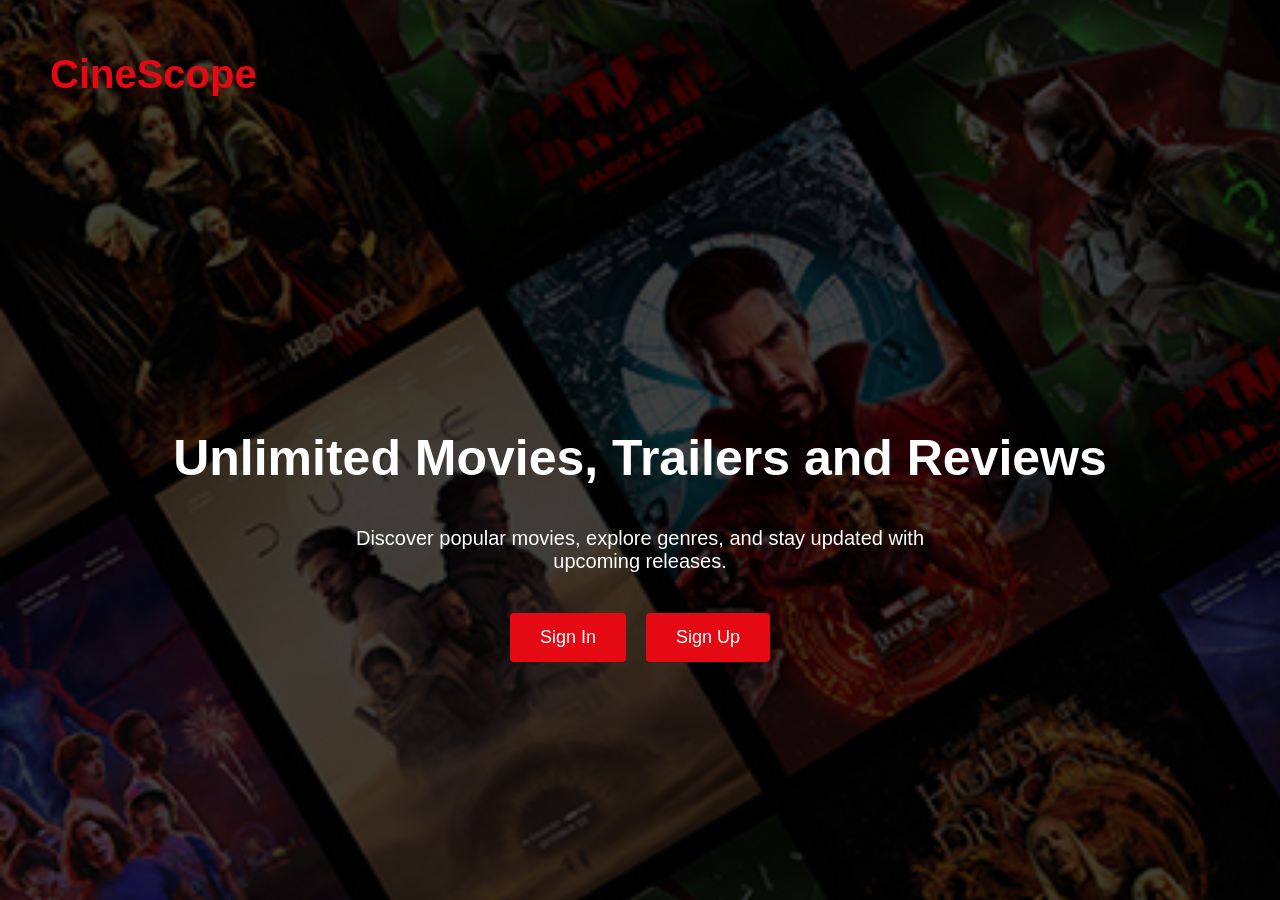
<file: index.html>
<!DOCTYPE html>
<html>
<head>
    <title>CineScope</title>
    <link rel="stylesheet" href="style.css">
</head>

<body class="start-page">

<div class="overlay">

    <div class="start-header">
        <h1 class="logo">CineScope</h1>
    </div>

    <div class="start-content">
        <h2>Unlimited Movies, Trailers and Reviews</h2>

        <p>
            Discover popular movies, explore genres,
            and stay updated with upcoming releases.
        </p>

        <div class="start-buttons">
            <a href="signin.html" class="main-btn">Sign In</a>
            <a href="signup.html" class="main-btn">Sign Up</a>
        </div>
    </div>

</div>

</body>
</html>
</file>
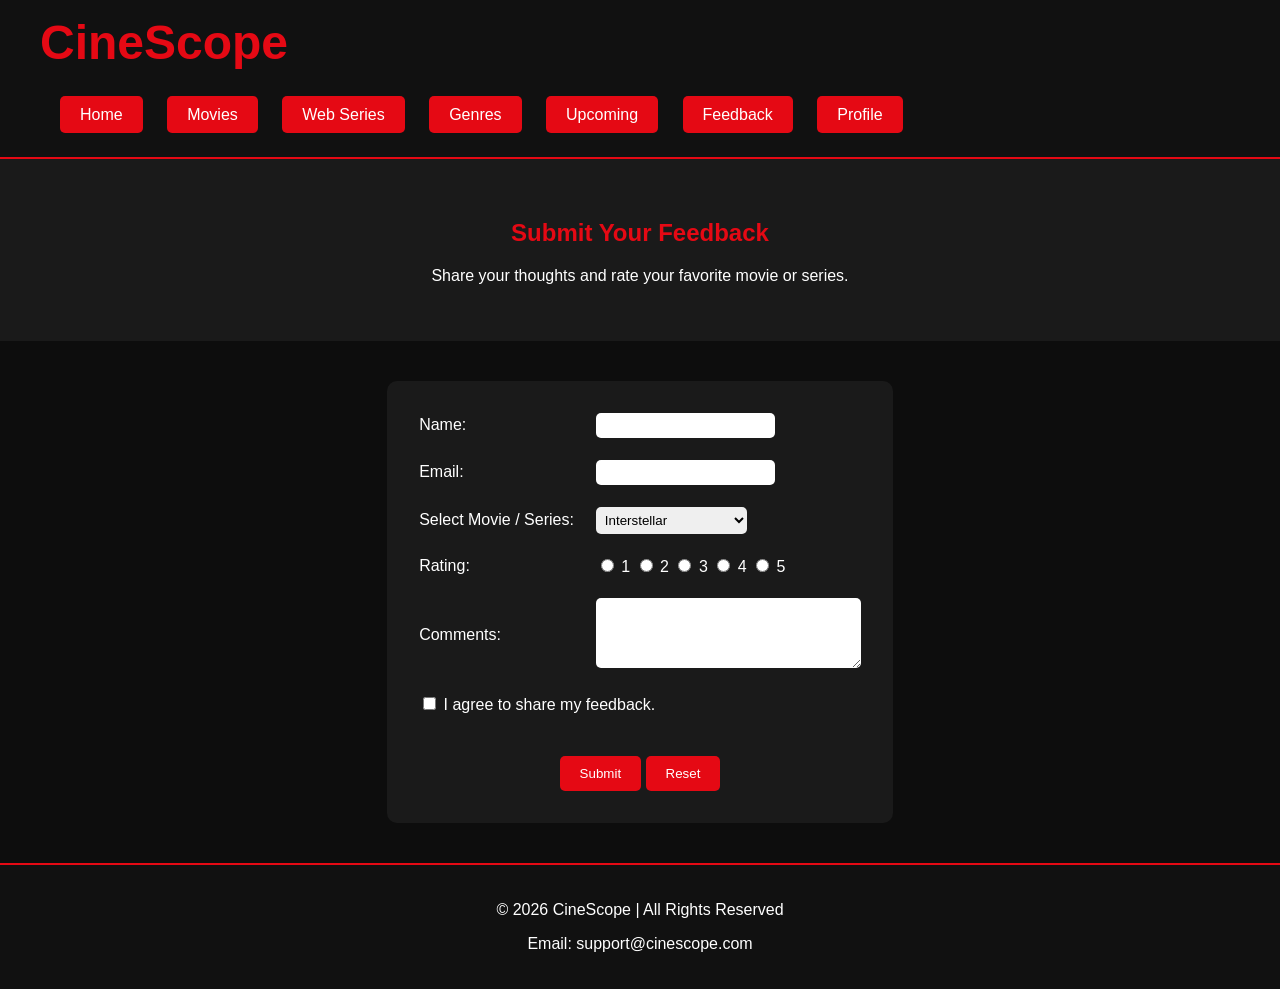
<file: feedback.html>
<!DOCTYPE html>
<html>
<head>
    <title>CineScope - Feedback</title>
    <link rel="stylesheet" href="style.css">
</head>

<body>

<!-- HEADER -->
<div class="header">

    <div class="logo">
    <h1>CineScope</h1>
    </div>
    <br><br>

    <div class="navbar">
    <a href="home.html">Home</a>
    <a href="movies.html">Movies</a>
    <a href="series.html">Web Series</a>
    <a href="genres.html">Genres</a>
    <a href="upcoming.html">Upcoming</a>
    <a href="feedback.html">Feedback</a>
    <a href="profile.html">Profile</a>
    </div><br>
    
</div>

<!-- PAGE TITLE -->
<div class="welcome">
    <h2>Submit Your Feedback</h2>
    <p>Share your thoughts and rate your favorite movie or series.</p>
</div>

<!-- FEEDBACK FORM -->

<div class="form-container">

<form action="thankyou.html">

<table cellpadding="10">

<tr>
    <td>Name:</td>
    <td><input type="text" name="name" required></td>
</tr>

<tr>
    <td>Email:</td>
    <td><input type="email" name="email" required></td>
</tr>

<tr>
    <td>Select Movie / Series:</td>
    <td>
        <select name="selection">
            <option>Interstellar</option>
            <option>Inception</option>
            <option>The Conjuring</option>
            <option>Titanic</option>
            <option>Jumanji</option>
            <option>Avengers: Endgame</option>
            <option>Stranger Things</option>
            <option>Money Heist</option>
            <option>Friends</option>
        </select>
    </td>
</tr>

<tr>
    <td>Rating:</td>
    <td>
        <input type="radio" name="rating"> 1
        <input type="radio" name="rating"> 2
        <input type="radio" name="rating"> 3
        <input type="radio" name="rating"> 4
        <input type="radio" name="rating"> 5
    </td>
</tr>

<tr>
    <td>Comments:</td>
    <td>
        <textarea name="comments" rows="4" cols="30"></textarea>
    </td>
</tr>

<tr>
    <td colspan="2">
        <input type="checkbox" required> I agree to share my feedback.
    </td>
</tr>

<tr>
    <td colspan="2" align="center">
        <input type="submit" value="Submit" class="trailer-btn">
        <input type="reset" value="Reset" class="trailer-btn">
    </td>
</tr>

</table>

</form>

</div>

<!-- FOOTER -->
<div class="footer">
    <p>© 2026 CineScope | All Rights Reserved</p>
    <p>Email: support@cinescope.com</p>
</div>

</body>
</html>
</file>
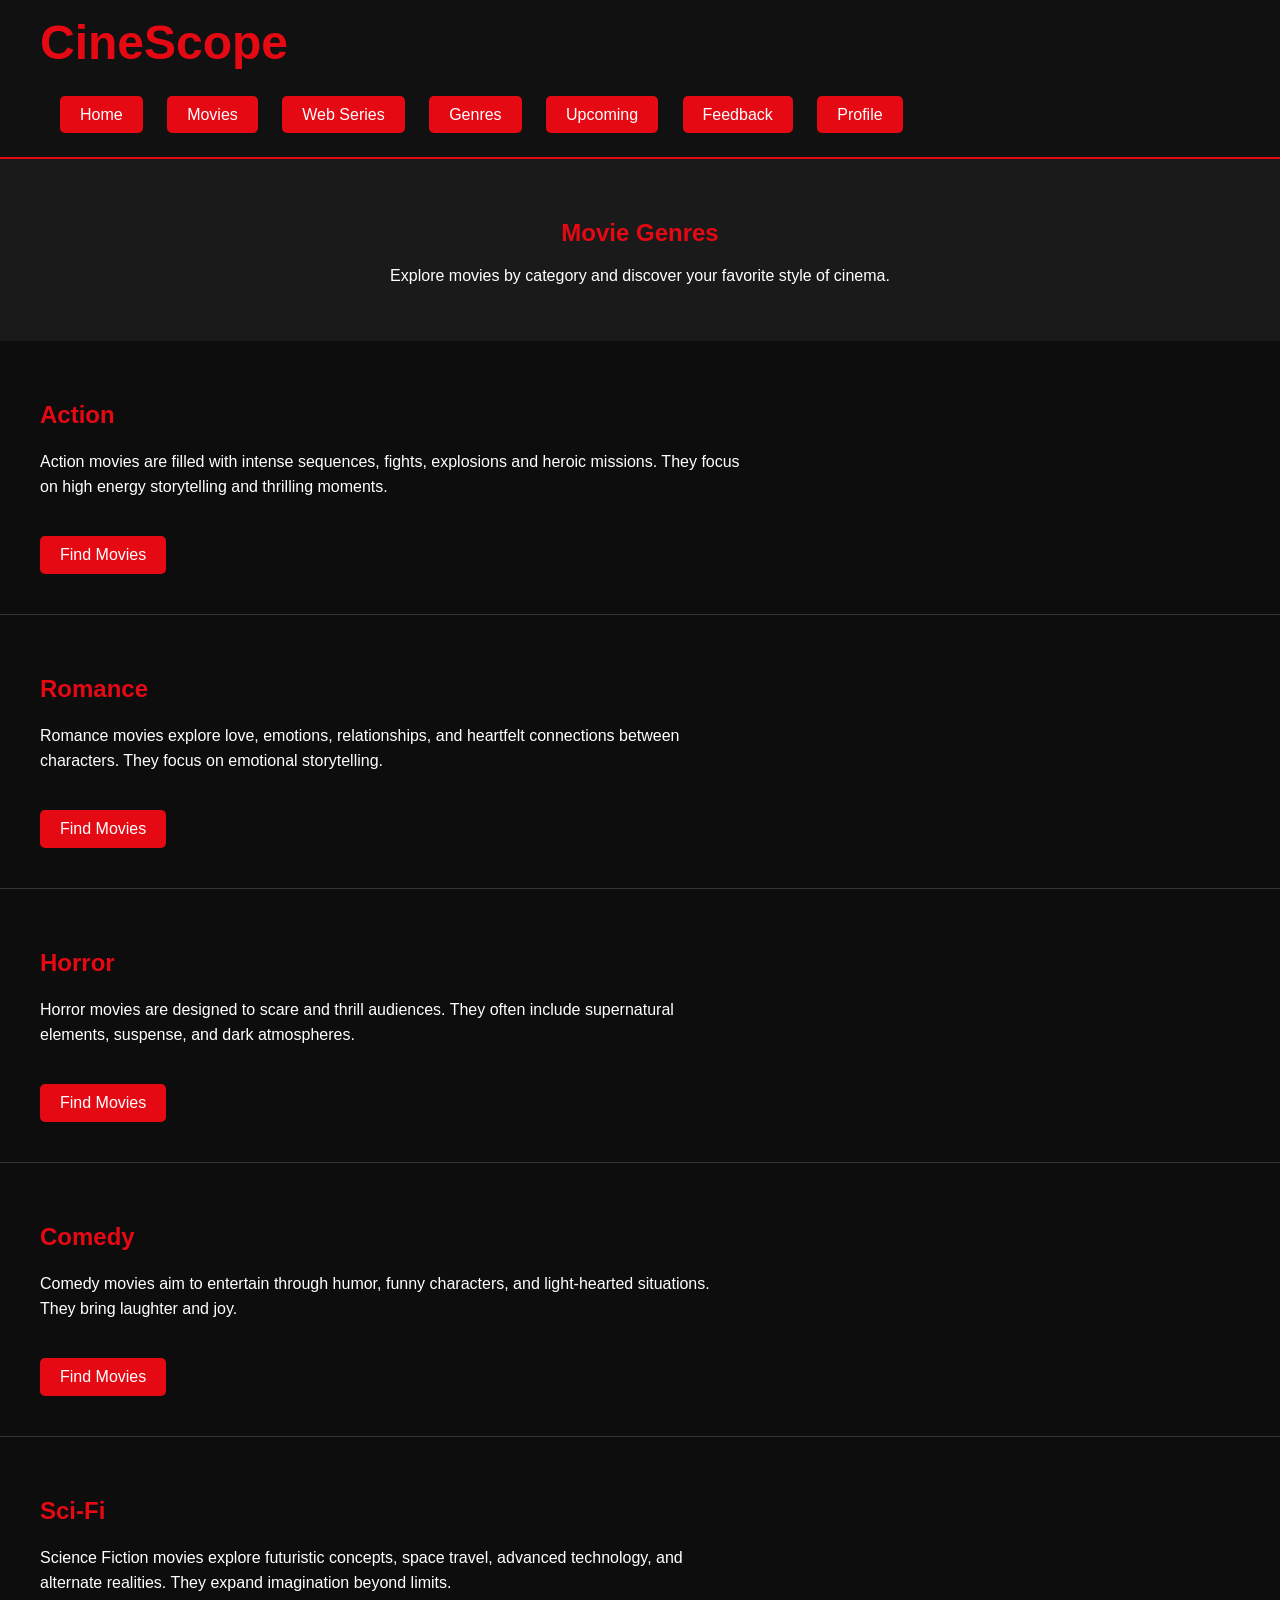
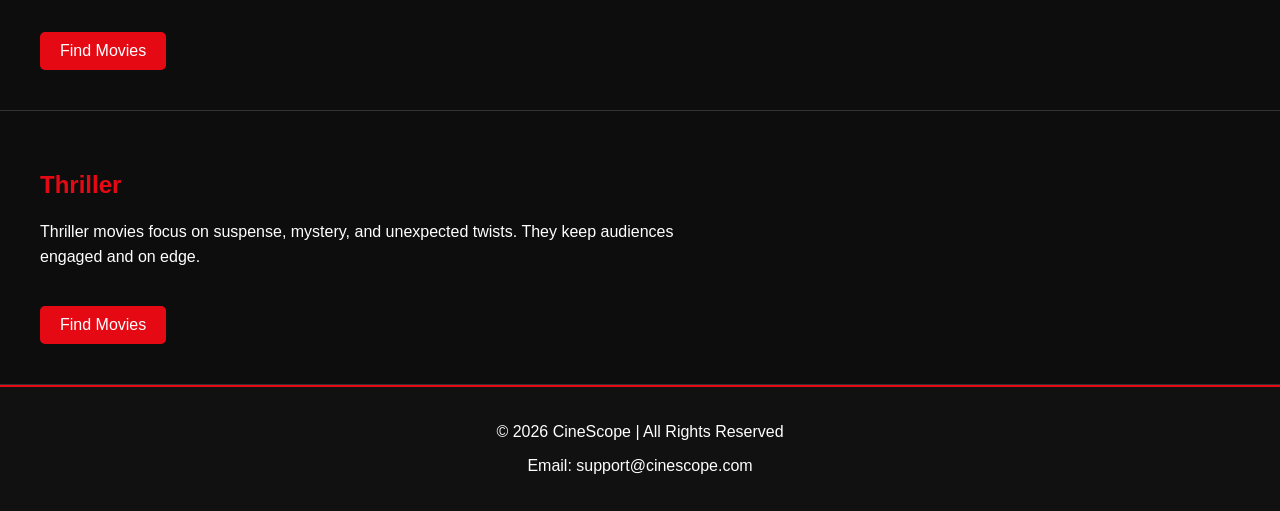
<file: genres.html>
<!DOCTYPE html>
<html>
<head>
    <title>CineScope - Genres</title>
    <link rel="stylesheet" href="style.css">
</head>

<body>

<!-- HEADER -->
<div class="header">

    <div class="logo">
    <h1>CineScope</h1>
    </div>
    <br><br>

    <div class="navbar">
    <a href="home.html">Home</a>
    <a href="movies.html">Movies</a>
    <a href="series.html">Web Series</a>
    <a href="genres.html">Genres</a>
    <a href="upcoming.html">Upcoming</a>
    <a href="feedback.html">Feedback</a>
    <a href="profile.html">Profile</a>
    </div><br>
    
</div>

<!-- PAGE TITLE -->
<div class="welcome">
    <h2>Movie Genres</h2>
    <p>Explore movies by category and discover your favorite style of cinema.</p>
</div>

<!-- GENRE LIST -->

<!-- ACTION -->
<div class="genre-block">
    <h2>Action</h2>
    <p>
        Action movies are filled with intense sequences, fights,
        explosions and heroic missions. They focus on high energy
        storytelling and thrilling moments.
    </p>
    <a href="movies.html#avengers" class="trailer-btn">Find Movies</a>
</div>

<!-- ROMANCE -->
<div class="genre-block">
    <h2>Romance</h2>
    <p>
        Romance movies explore love, emotions, relationships,
        and heartfelt connections between characters.
        They focus on emotional storytelling.
    </p>
    <a href="movies.html#titanic" class="trailer-btn">Find Movies</a>
</div>

<!-- HORROR -->
<div class="genre-block">
    <h2>Horror</h2>
    <p>
        Horror movies are designed to scare and thrill audiences.
        They often include supernatural elements, suspense,
        and dark atmospheres.
    </p>
    <a href="movies.html#conjuring" class="trailer-btn">Find Movies</a>
</div>

<!-- COMEDY -->
<div class="genre-block">
    <h2>Comedy</h2>
    <p>
        Comedy movies aim to entertain through humor,
        funny characters, and light-hearted situations.
        They bring laughter and joy.
    </p>
    <a href="movies.html#jumanji" class="trailer-btn">Find Movies</a>
</div>

<!-- SCI FI -->
<div class="genre-block">
    <h2>Sci-Fi</h2>
    <p>
        Science Fiction movies explore futuristic concepts,
        space travel, advanced technology, and alternate realities.
        They expand imagination beyond limits.
    </p>
    <a href="movies.html#interstellar" class="trailer-btn">Find Movies</a>
</div>

<!-- THRILLER -->
<div class="genre-block">
    <h2>Thriller</h2>
    <p>
        Thriller movies focus on suspense, mystery,
        and unexpected twists. They keep audiences
        engaged and on edge.
    </p>
    <a href="movies.html#inception" class="trailer-btn">Find Movies</a>
</div>

<!-- FOOTER -->
<div class="footer">
    <p>© 2026 CineScope | All Rights Reserved</p>
    <p>Email: support@cinescope.com</p>
</div>

</body>
</html>
</file>
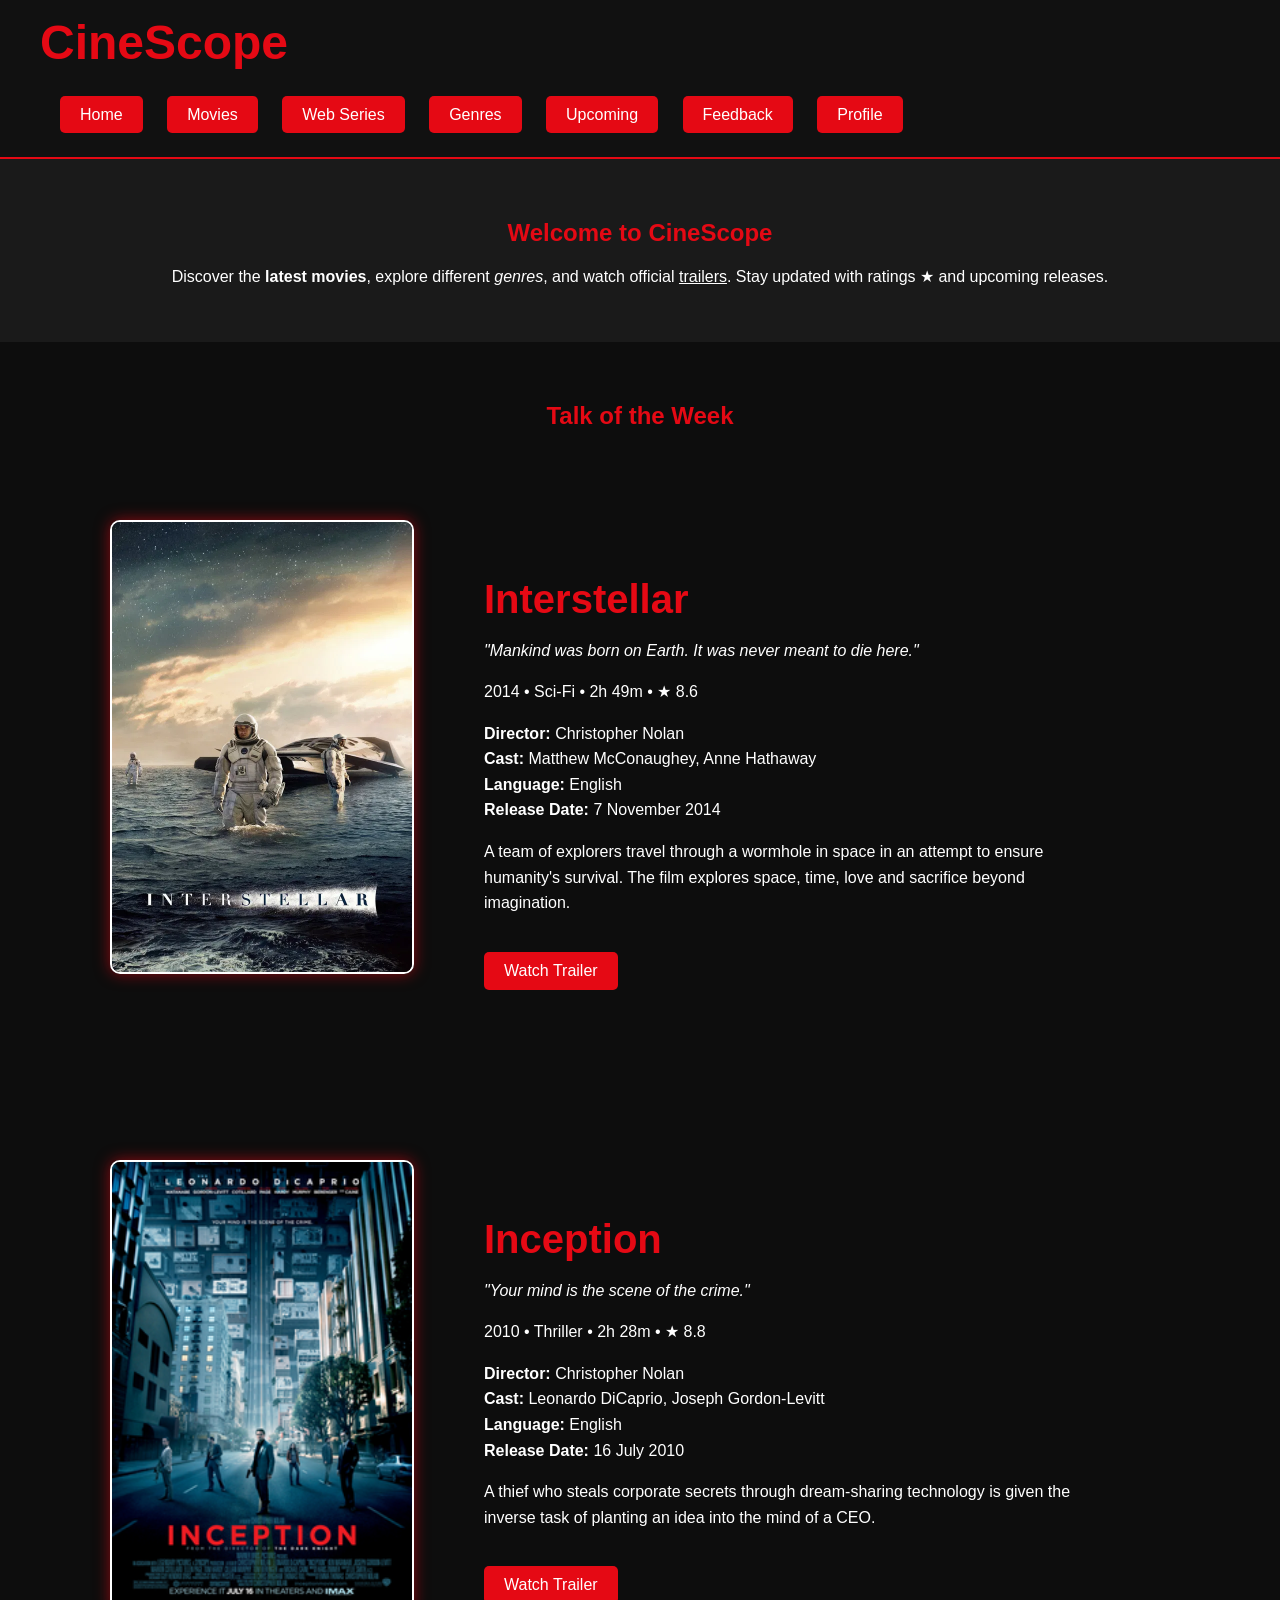
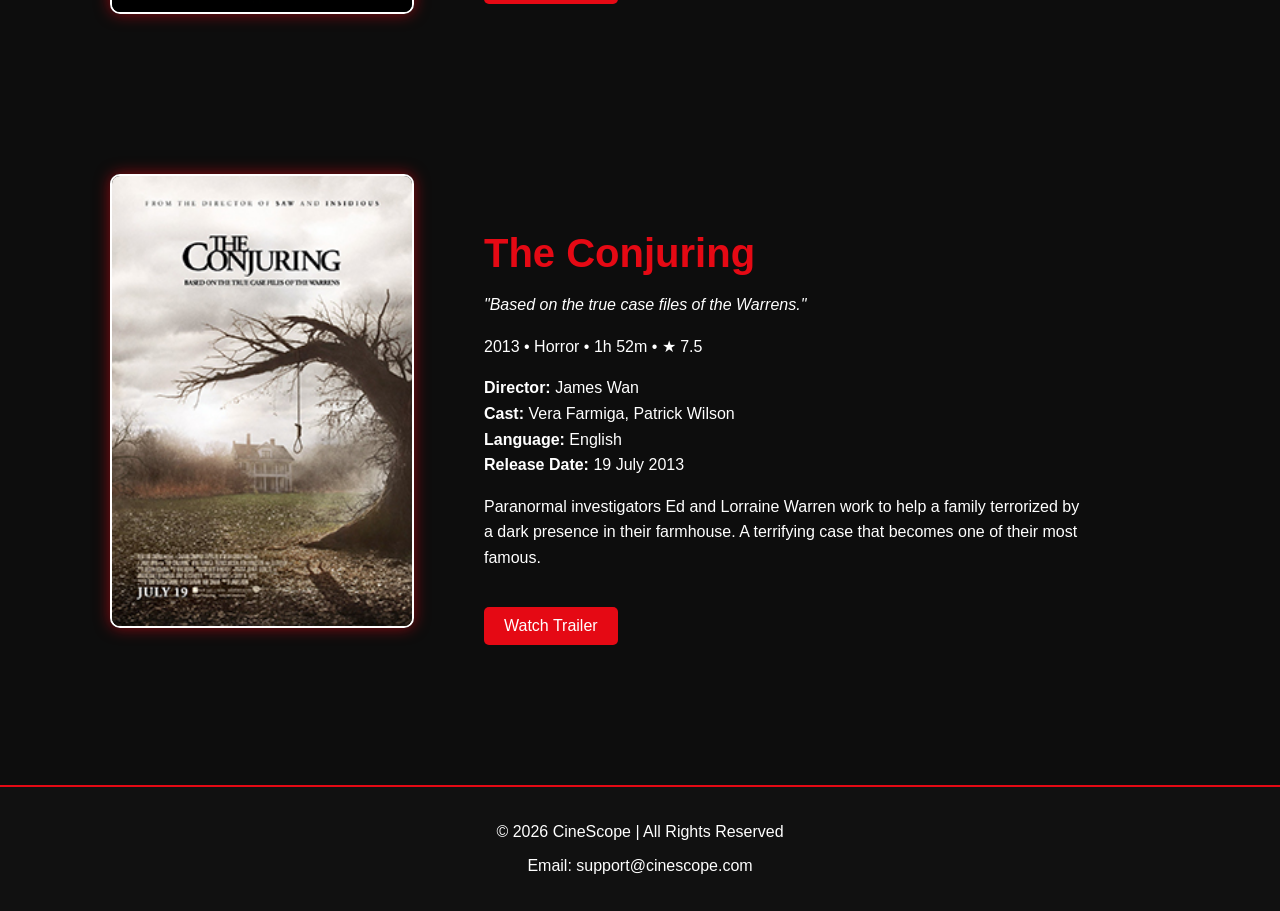
<file: home.html>
<!DOCTYPE html>
<html>
<head>
    <title>CineScope - Home</title>
    <link rel="stylesheet" href="style.css">
</head>

<body>

<!-- ================= HEADER ================= -->

<div class="header">

    <div class="logo">
    <h1>CineScope</h1>
    </div>
    <br><br>

    <div class="navbar">
    <a href="home.html">Home</a>
    <a href="movies.html">Movies</a>
    <a href="series.html">Web Series</a>
    <a href="genres.html">Genres</a>
    <a href="upcoming.html">Upcoming</a>
    <a href="feedback.html">Feedback</a>
    <a href="profile.html">Profile</a>
    </div><br>
    
</div>

<!-- ================= WELCOME SECTION ================= -->

<div class="welcome">
    <h2>Welcome to CineScope</h2>
    <p>
        Discover the <b>latest movies</b>, explore different <i>genres</i>,
        and watch official <u>trailers</u>. Stay updated with ratings ★ and
        upcoming releases.
    </p>
</div>

<!-- ================= TALK OF THE WEEK ================= -->

<div class="talk">
    <h2>Talk of the Week</h2>
    
<!-- === Movie One === --!>


<div class="movie-section">

    <div class="poster">
        <img src="interstellar.jpg"
             width="300"
             height="450"
             border="2"
             hspace="20"
             vspace="20">
    </div>

    <div class="movie-info">
        <h1>Interstellar</h1>
        <p><i>"Mankind was born on Earth. It was never meant to die here."</i></p>

        <p>
            2014 • Sci-Fi • 2h 49m • ★ 8.6
        </p>

        <p>
            <b>Director:</b> Christopher Nolan<br>
            <b>Cast:</b> Matthew McConaughey, Anne Hathaway<br>
            <b>Language:</b> English<br>
            <b>Release Date:</b> 7 November 2014
        </p>

        <p>
            A team of explorers travel through a wormhole in space in an
            attempt to ensure humanity's survival. The film explores
            space, time, love and sacrifice beyond imagination.
        </p>

        <a href="https://www.youtube.com/watch?v=zSWdZVtXT7E"
           target="_blank"
           class="trailer-btn">
           Watch Trailer
        </a>

    </div>
</div>


<!-- === Movie Two === --!>


<div class="movie-section">

    <div class="poster">
        <img src="inception.jpg"
             width="300"
             height="450"
             border="2"
             hspace="20"
             vspace="20">
    </div>

    <div class="movie-info">
        <h1>Inception</h1>
        <p><i>"Your mind is the scene of the crime."</i></p>

        <p>
            2010 • Thriller • 2h 28m • ★ 8.8
        </p>

        <p>
            <b>Director:</b> Christopher Nolan<br>
            <b>Cast:</b> Leonardo DiCaprio, Joseph Gordon-Levitt<br>
            <b>Language:</b> English<br>
            <b>Release Date:</b> 16 July 2010
        </p>

        <p>
            A thief who steals corporate secrets through
            dream-sharing technology is given the inverse task
            of planting an idea into the mind of a CEO.
        </p>

        <a href="https://www.youtube.com/watch?v=YoHD9XEInc0"
           target="_blank"
           class="trailer-btn">
           Watch Trailer
        </a>

    </div>
</div>


<!-- === Movie Three === -->


<div class="movie-section">

    <div class="poster">
        <img src="conjuring.jpg"
             width="300"
             height="450"
             border="2"
             hspace="20"
             vspace="20">
    </div>

    <div class="movie-info">
        <h1>The Conjuring</h1>
        <p><i>"Based on the true case files of the Warrens."</i></p>

        <p>
            2013 • Horror • 1h 52m • ★ 7.5
        </p>

        <p>
            <b>Director:</b> James Wan<br>
            <b>Cast:</b> Vera Farmiga, Patrick Wilson<br>
            <b>Language:</b> English<br>
            <b>Release Date:</b> 19 July 2013
        </p>

        <p>
            Paranormal investigators Ed and Lorraine Warren work to help
            a family terrorized by a dark presence in their farmhouse.
            A terrifying case that becomes one of their most famous.
        </p>

        <a href="https://www.youtube.com/watch?v=k10ETZ41q5o"
           target="_blank"
           class="trailer-btn">
           Watch Trailer
        </a>

    </div>
</div>


   </div>

<!-- ================= FOOTER ================= -->

<div class="footer">
    <p>© 2026 CineScope | All Rights Reserved</p>
    <p>Email: support@cinescope.com</p>
</div>

</body>
</html>
</file>
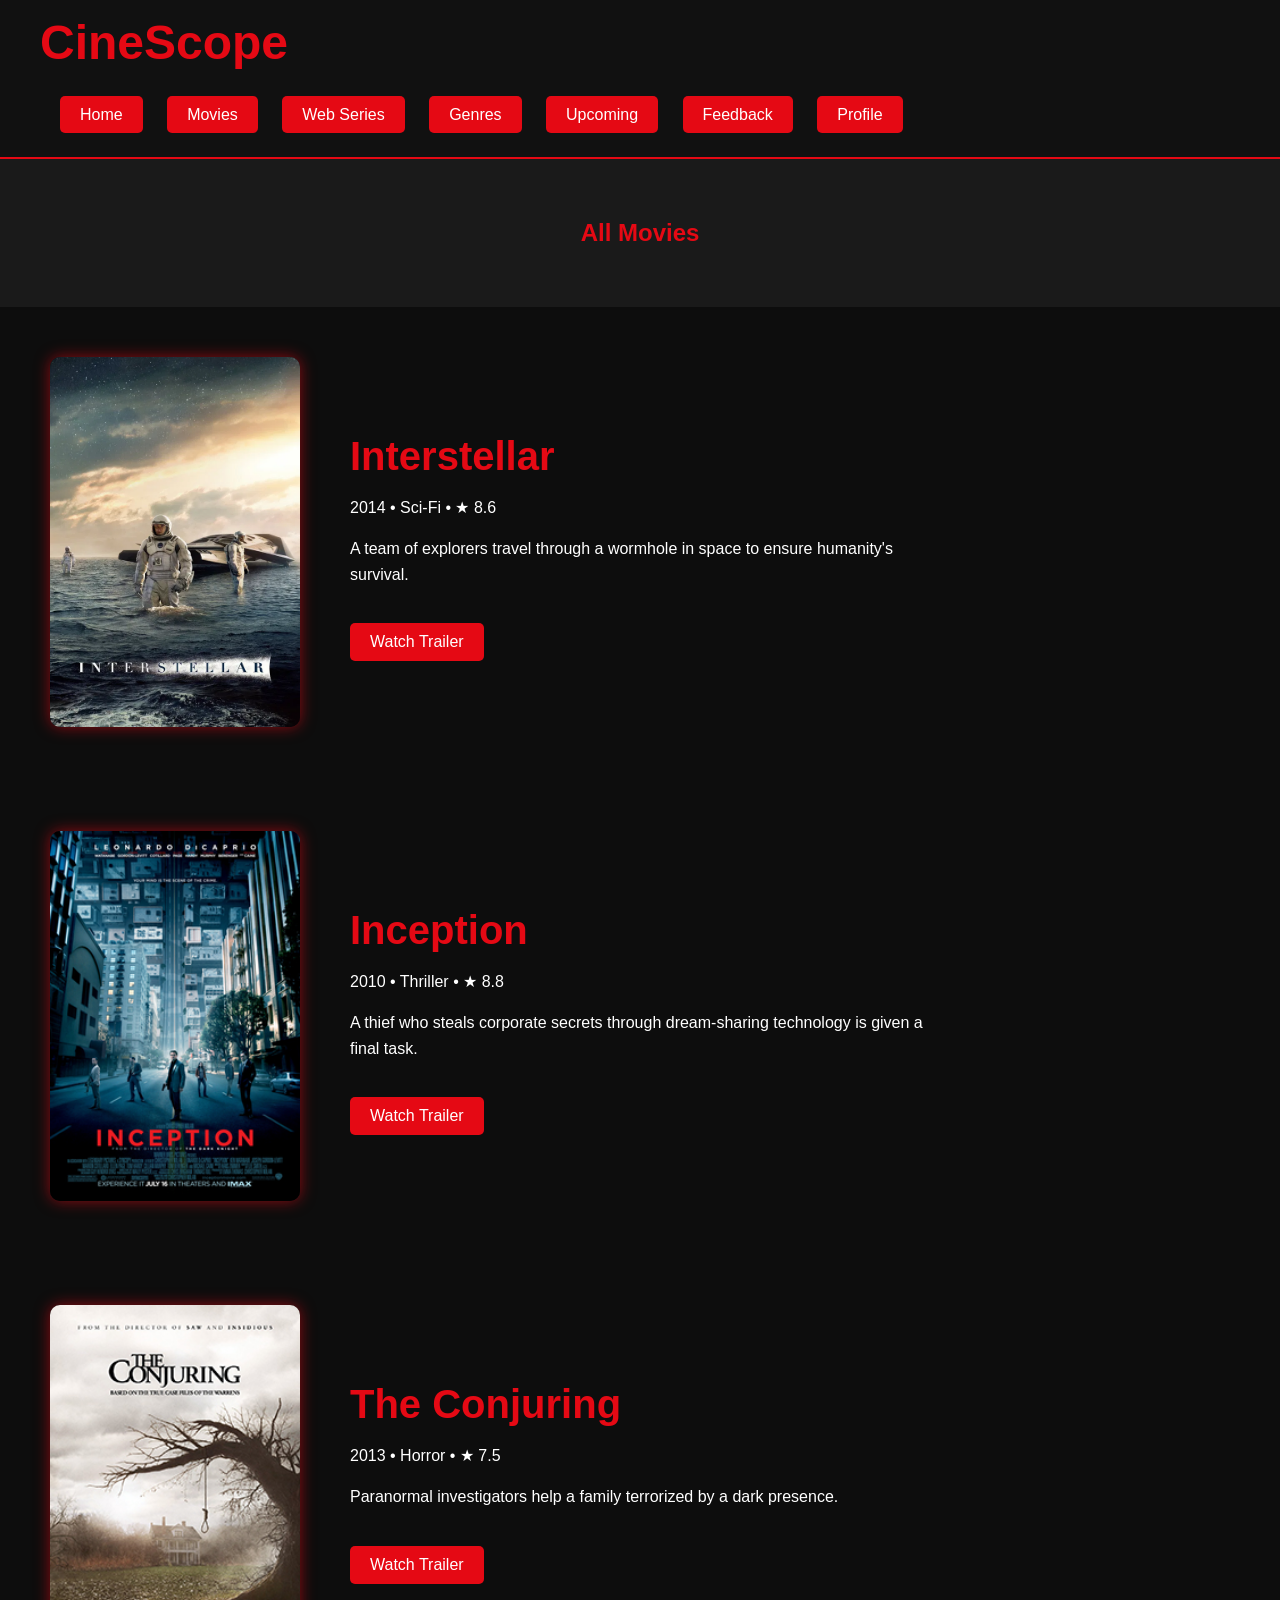
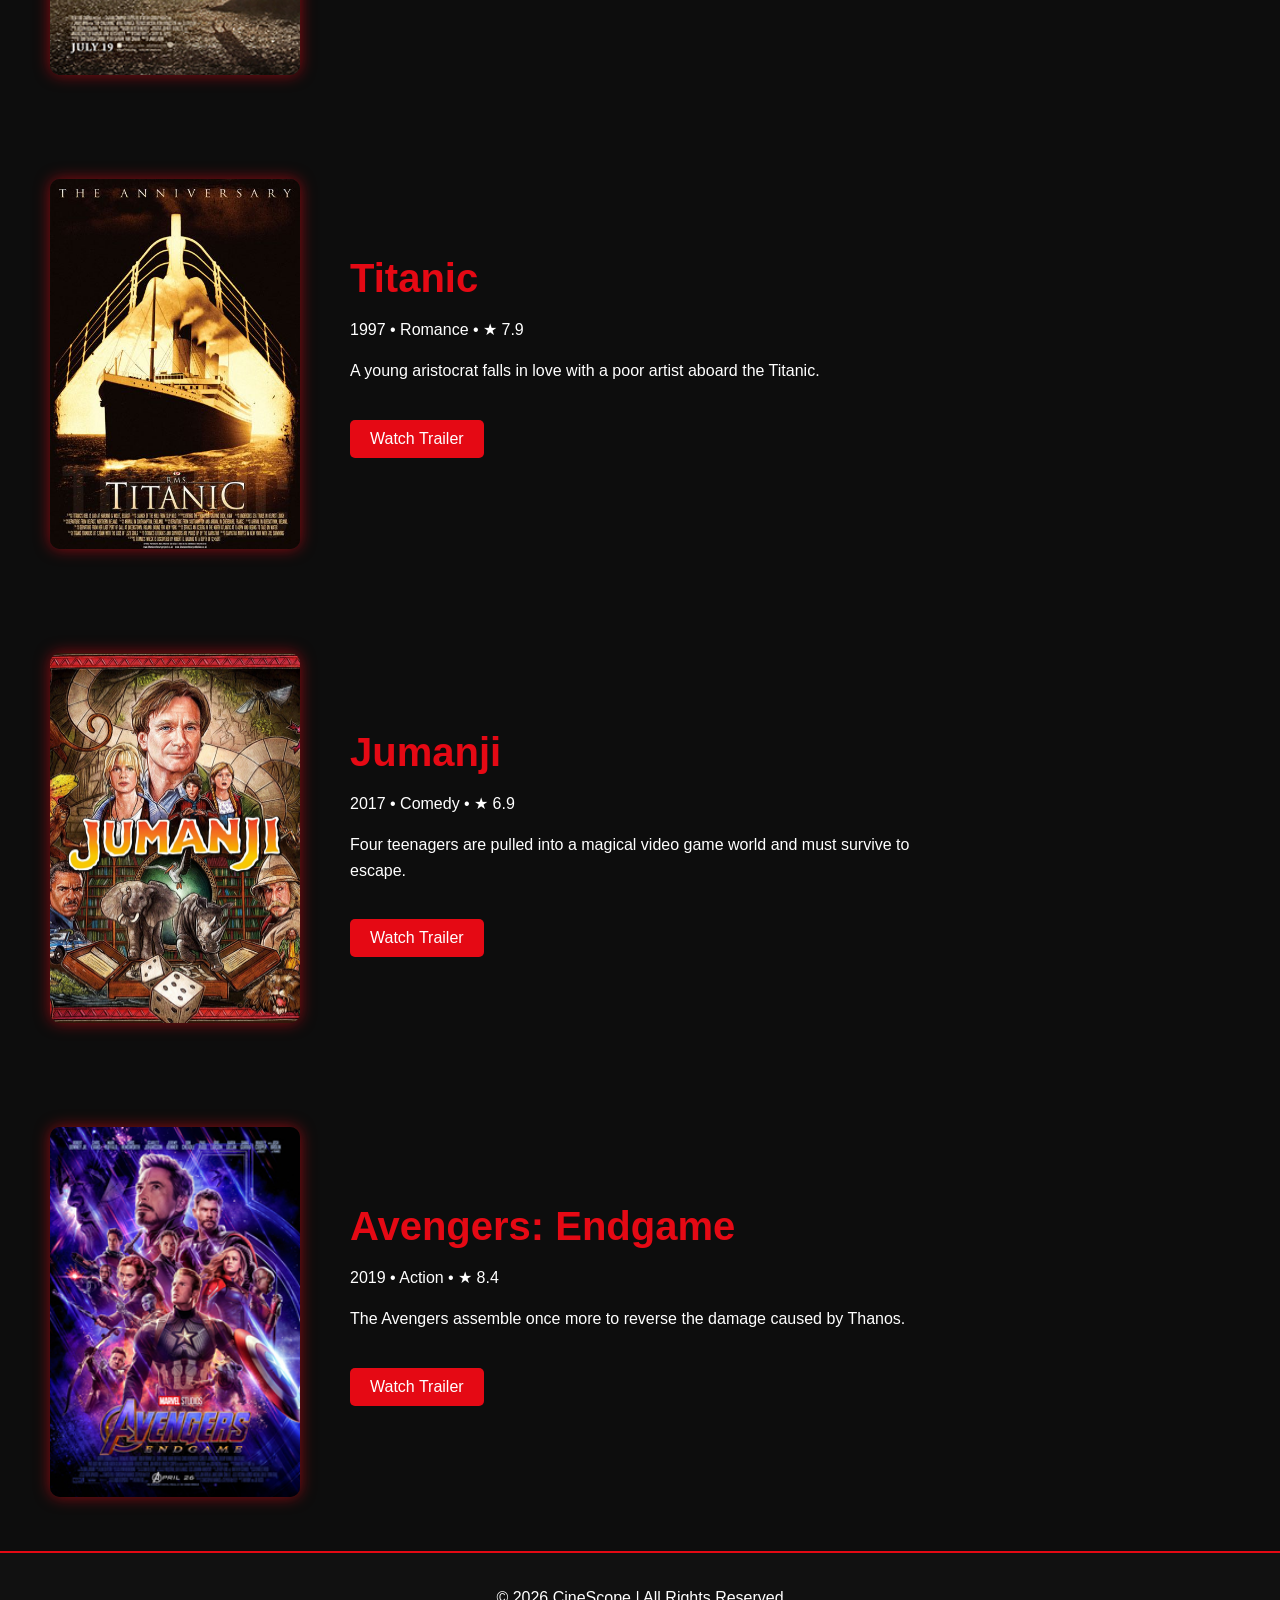
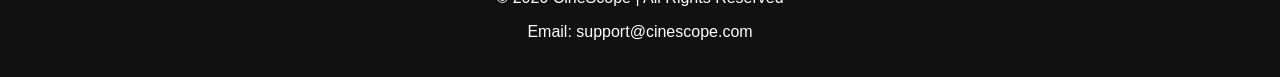
<file: movies.html>
<!DOCTYPE html>
<html>
<head>
    <title>CineScope - Movies</title>
    <link rel="stylesheet" href="style.css">
</head>

<body>

<!-- HEADER -->

<div class="header">

    <div class="logo">
    <h1>CineScope</h1>
    </div>
    <br><br>

    <div class="navbar">
    <a href="home.html">Home</a>
    <a href="movies.html">Movies</a>
    <a href="series.html">Web Series</a>
    <a href="genres.html">Genres</a>
    <a href="upcoming.html">Upcoming</a>
    <a href="feedback.html">Feedback</a>
    <a href="profile.html">Profile</a>
    </div><br>
    
</div>

<!-- PAGE TITLE -->
<div class="welcome">
    <h2>All Movies</h2>
</div>

<!-- MOVIE 1 -->
<div class="movie-section" id="interstellar">
    <div class="poster">
        <img src="interstellar.jpg" width="250" height="370">
    </div>
    <div class="movie-info">
        <h1>Interstellar</h1>
        <p>2014 • Sci-Fi • ★ 8.6</p>
        <p>
            A team of explorers travel through a wormhole in space
            to ensure humanity's survival.
        </p>
        <a href="https://www.youtube.com/watch?v=zSWdZVtXT7E"
           target="_blank"
           class="trailer-btn">
           Watch Trailer
        </a>
    </div>
</div>

<!-- MOVIE 2 -->
<div class="movie-section" id="inception">
    <div class="poster">
        <img src="inception.jpg" width="250" height="370">
    </div>
    <div class="movie-info">
        <h1>Inception</h1>
        <p>2010 • Thriller • ★ 8.8</p>
        <p>
            A thief who steals corporate secrets through dream-sharing
            technology is given a final task.
        </p>
        <a href="https://www.youtube.com/watch?v=YoHD9XEInc0"
           target="_blank"
           class="trailer-btn">
           Watch Trailer
        </a>
    </div>
</div>

<!-- MOVIE 3 -->
<div class="movie-section" id="conjuring">
    <div class="poster">
        <img src="conjuring.jpg" width="250" height="370">
    </div>
    <div class="movie-info">
        <h1>The Conjuring</h1>
        <p>2013 • Horror • ★ 7.5</p>
        <p>
            Paranormal investigators help a family terrorized
            by a dark presence.
        </p>
        <a href="https://www.youtube.com/watch?v=k10ETZ41q5o"
           target="_blank"
           class="trailer-btn">
           Watch Trailer
        </a>
    </div>
</div>

<!-- MOVIE 4 -->
<div class="movie-section" id="titanic">
    <div class="poster">
        <img src="titanic.jpg" width="250" height="370">
    </div>
    <div class="movie-info">
        <h1>Titanic</h1>
        <p>1997 • Romance • ★ 7.9</p>
        <p>
            A young aristocrat falls in love with a poor artist
            aboard the Titanic.
        </p>
        <a href="https://www.youtube.com/watch?v=kVrqfYjkTdQ"
           target="_blank"
           class="trailer-btn">
           Watch Trailer
        </a>
    </div>
</div>

<!-- MOVIE 5 -->
<div class="movie-section" id="jumanji">
    <div class="poster">
        <img src="jumanji.jpg" width="250" height="370">
    </div>
    <div class="movie-info">
        <h1>Jumanji</h1>
        <p>2017 • Comedy • ★ 6.9</p>
        <p>
            Four teenagers are pulled into a magical video game
            world and must survive to escape.
        </p>
        <a href="https://www.youtube.com/watch?v=2QKg5SZ_35I"
           target="_blank"
           class="trailer-btn">
           Watch Trailer
        </a>
    </div>
</div>

<!-- MOVIE 6 -->
<div class="movie-section" id="avengers">
    <div class="poster">
        <img src="avengers.jpg" width="250" height="370">
    </div>
    <div class="movie-info">
        <h1>Avengers: Endgame</h1>
        <p>2019 • Action • ★ 8.4</p>
        <p>
            The Avengers assemble once more to reverse the
            damage caused by Thanos.
        </p>
        <a href="https://www.youtube.com/watch?v=TcMBFSGVi1c"
           target="_blank"
           class="trailer-btn">
           Watch Trailer
        </a>
    </div>
</div>

<!-- FOOTER -->
<div class="footer">
    <p>© 2026 CineScope | All Rights Reserved</p>
    <p>Email: support@cinescope.com</p>
</div>

</body>
</html>
</file>
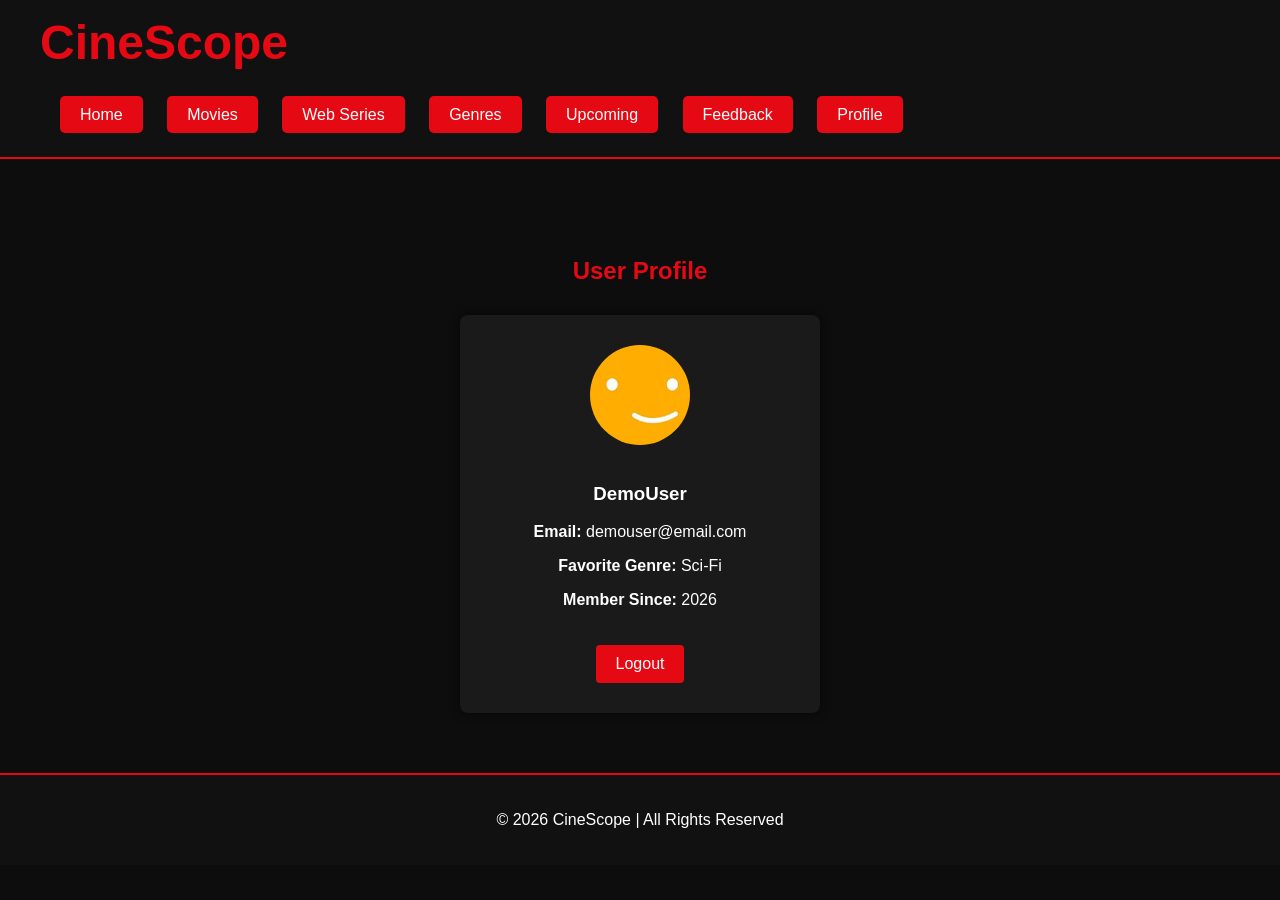
<file: profile.html>
<!DOCTYPE html>
<html>
<head>
<title>Profile - CineScope</title>
<link rel="stylesheet" href="style.css">
</head>

<body>

<!-- HEADER -->
<div class="header">

    <div class="logo">
    <h1>CineScope</h1>
    </div>
    <br><br>

    <div class="navbar">
    <a href="home.html">Home</a>
    <a href="movies.html">Movies</a>
    <a href="series.html">Web Series</a>
    <a href="genres.html">Genres</a>
    <a href="upcoming.html">Upcoming</a>
    <a href="feedback.html">Feedback</a>
    <a href="profile.html">Profile</a>
    </div><br>
    
</div>

<br>
</div>

<!-- PROFILE SECTION -->

<div class="profile-container">

     <h2>User Profile</h2>

     <div class="profile-card">

         <img src="deafault_profile.jpg" class="profile-img">

         <h3>DemoUser</h3>

         <p><b>Email:</b> demouser@email.com</p>

         <p><b>Favorite Genre:</b> Sci-Fi</p>

         <p><b>Member Since:</b> 2026</p>

         <a href="index.html" class="logout-btn">Logout</a>

</div>

</div>

<!-- FOOTER -->

<div class="footer">
<p>© 2026 CineScope | All Rights Reserved</p>
</div>

</body>
</html>
</file>
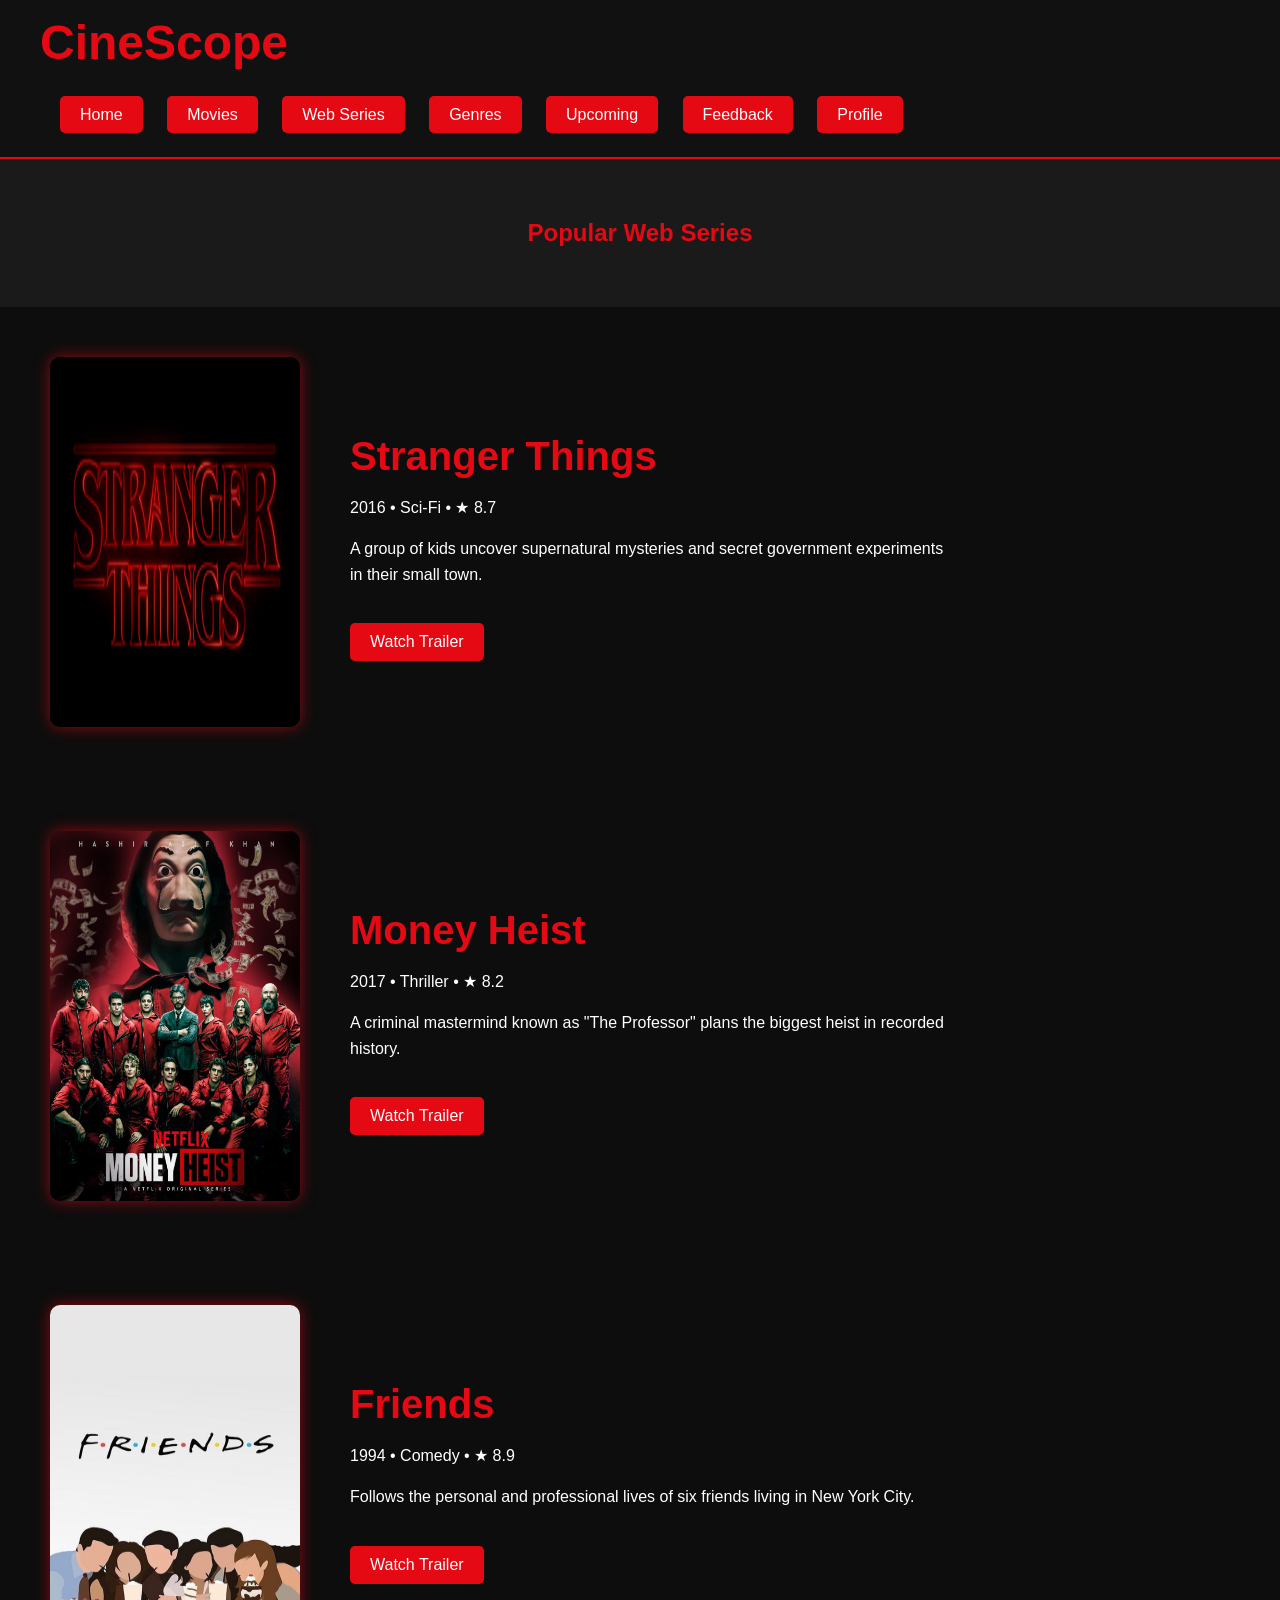
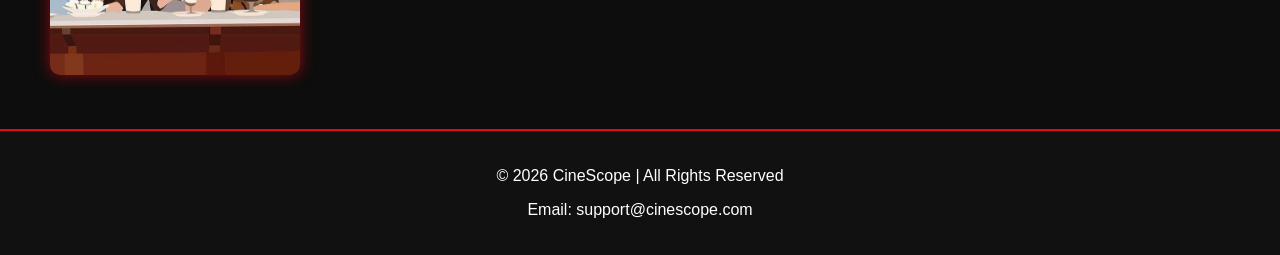
<file: series.html>
<!DOCTYPE html>
<html>
<head>
    <title>CineScope - Web Series</title>
    <link rel="stylesheet" href="style.css">
</head>

<body>

<!-- HEADER -->
<div class="header">

    <div class="logo">
    <h1>CineScope</h1>
    </div>
    <br><br>

    <div class="navbar">
    <a href="home.html">Home</a>
    <a href="movies.html">Movies</a>
    <a href="series.html">Web Series</a>
    <a href="genres.html">Genres</a>
    <a href="upcoming.html">Upcoming</a>
    <a href="feedback.html">Feedback</a>
    <a href="profile.html">Profile</a>
    </div><br>
    
</div>

<!-- PAGE TITLE -->
<div class="welcome">
    <h2>Popular Web Series</h2>
</div>

<!-- SERIES 1 -->
<div class="movie-section" id="strangerthings">
    <div class="poster">
        <img src="strangerthings.jpg" width="250" height="370">
    </div>
    <div class="movie-info">
        <h1>Stranger Things</h1>
        <p>2016 • Sci-Fi • ★ 8.7</p>
        <p>
            A group of kids uncover supernatural mysteries and secret
            government experiments in their small town.
        </p>
        <a href="https://www.youtube.com/watch?v=b9EkMc79ZSU"
           target="_blank"
           class="trailer-btn">
           Watch Trailer
        </a>
    </div>
</div>

<!-- SERIES 2 -->
<div class="movie-section" id="moneyheist">
    <div class="poster">
        <img src="moneyheist.jpg" width="250" height="370">
    </div>
    <div class="movie-info">
        <h1>Money Heist</h1>
        <p>2017 • Thriller • ★ 8.2</p>
        <p>
            A criminal mastermind known as "The Professor" plans
            the biggest heist in recorded history.
        </p>
        <a href="https://www.youtube.com/watch?v=_InqQJRqGW4"
           target="_blank"
           class="trailer-btn">
           Watch Trailer
        </a>
    </div>
</div>

<!-- SERIES 3 -->
<div class="movie-section" id="friends">
    <div class="poster">
        <img src="friends.jpg" width="250" height="370">
    </div>
    <div class="movie-info">
        <h1>Friends</h1>
        <p>1994 • Comedy • ★ 8.9</p>
        <p>
            Follows the personal and professional lives of six friends
            living in New York City.
        </p>
        <a href="https://www.youtube.com/watch?v=hDNNmeeJs1Q"
           target="_blank"
           class="trailer-btn">
           Watch Trailer
        </a>
    </div>
</div>

<!-- FOOTER -->
<div class="footer">
    <p>© 2026 CineScope | All Rights Reserved</p>
    <p>Email: support@cinescope.com</p>
</div>

</body>
</html>
</file>
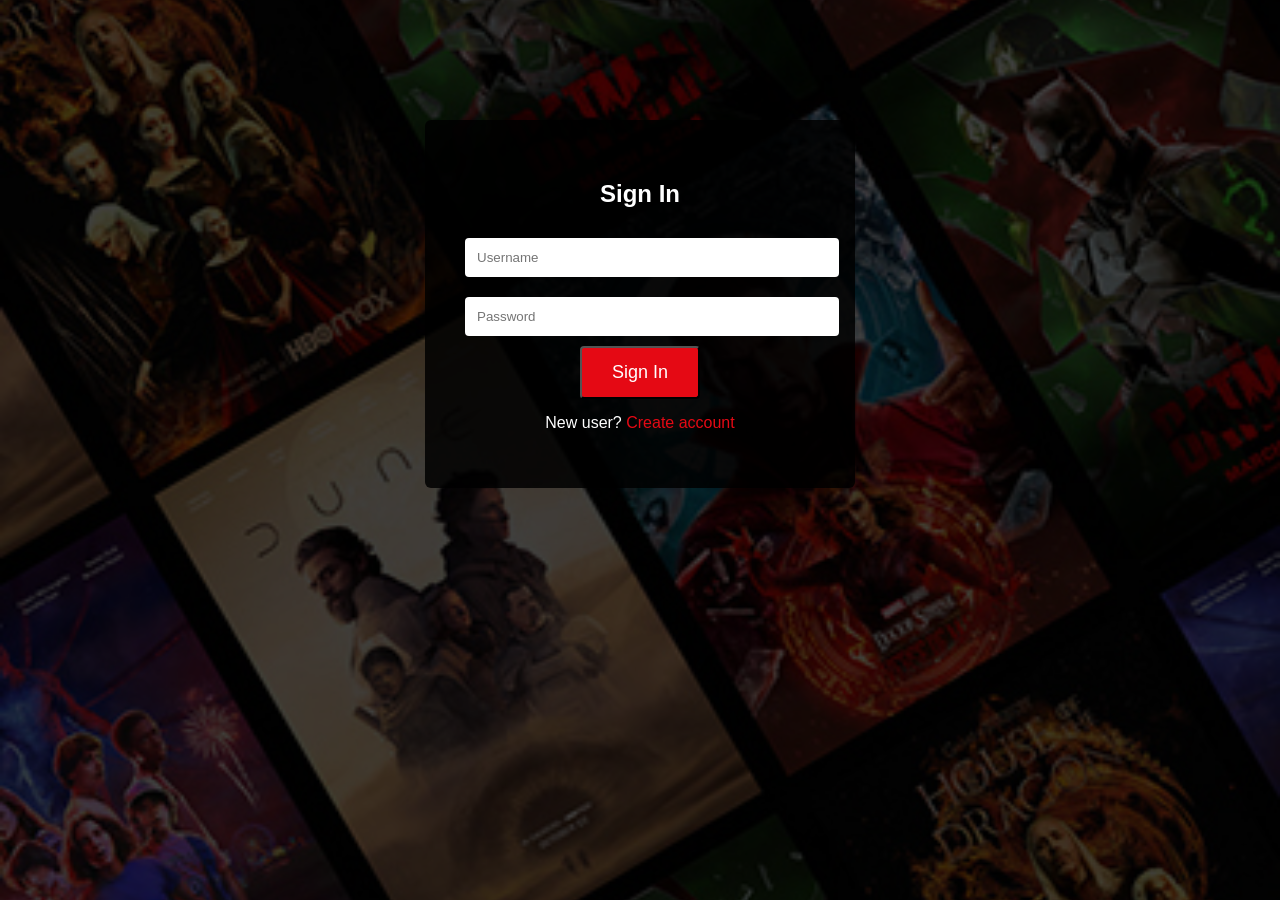
<file: signin.html>
<!DOCTYPE html>
<html>
<head>
    <title>Sign In - CineScope</title>
    <link rel="stylesheet" href="style.css">
</head>

<body class="auth-page">

    <div class="overlay">

        <div class="auth-box">

        <h2>Sign In</h2>

        <form action="home.html">

            <input type="text" placeholder="Username" required>

            <input type="password" placeholder="Password" required>

            <button type="submit" class="main-btn">Sign In</button>
 
        <p class="switch-text">
        New user?
        <a href="signup.html">Create account</a>
        </p>

</form>

</div>

</div>

</body>
</html>
</file>
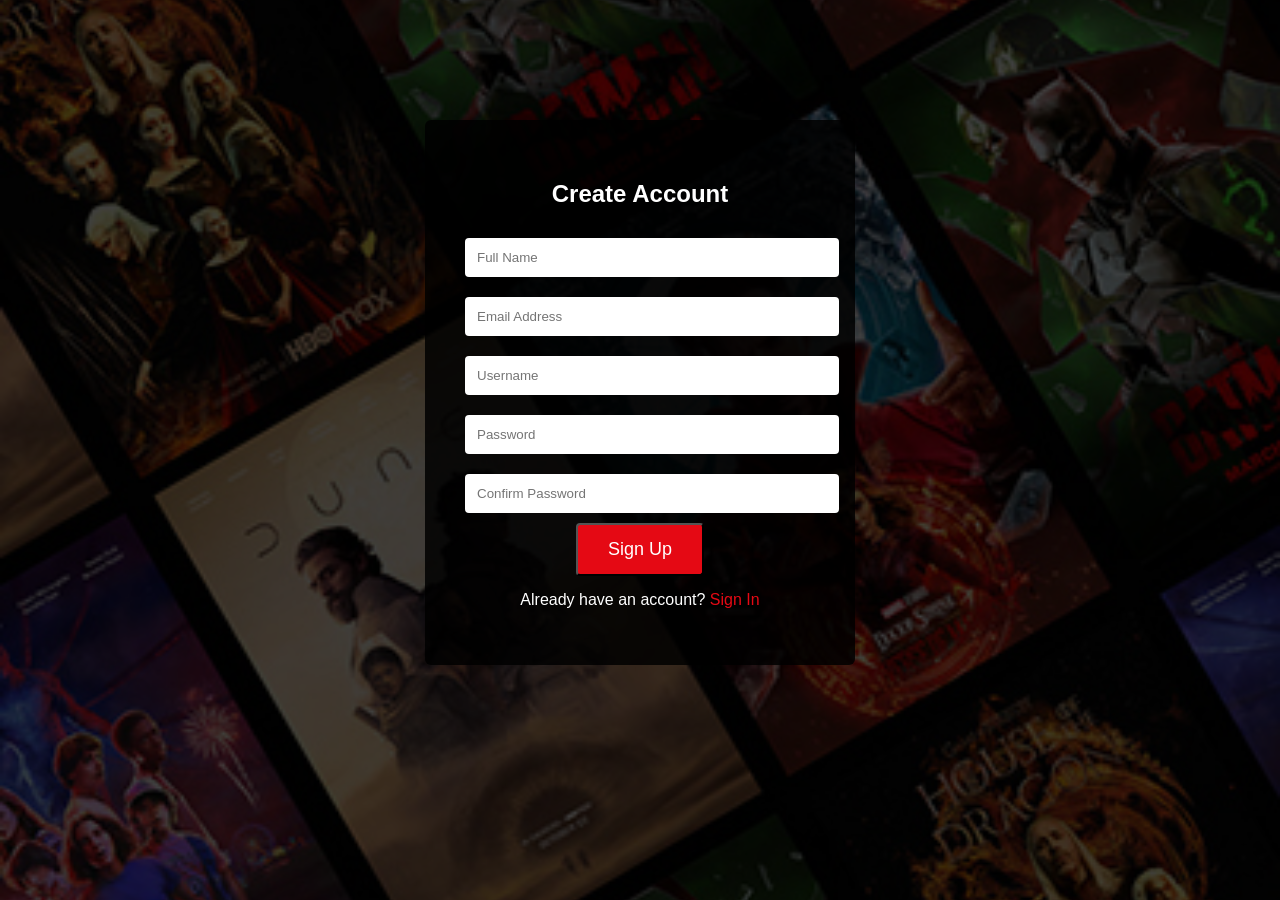
<file: signup.html>
<!DOCTYPE html>
<html>
<head>
    <title>Sign Up - CineScope</title>
    <link rel="stylesheet" href="style.css">
</head>

<body class="auth-page">

   <div class="overlay">

       <div class="auth-box">

       <h2>Create Account</h2>

       <form action="signin.html">

           <input type="text" placeholder="Full Name" required>

           <input type="email" placeholder="Email Address" required>

           <input type="text" placeholder="Username" required>

           <input type="password" placeholder="Password" required>

           <input type="password" placeholder="Confirm Password" required>

           <button type="submit" class="main-btn">Sign Up</button>

       <p class="switch-text">
       Already have an account?
       <a href="signin.html">Sign In</a>
       </p>

</form>

</div>

</div>

</body>
</html>
</file>
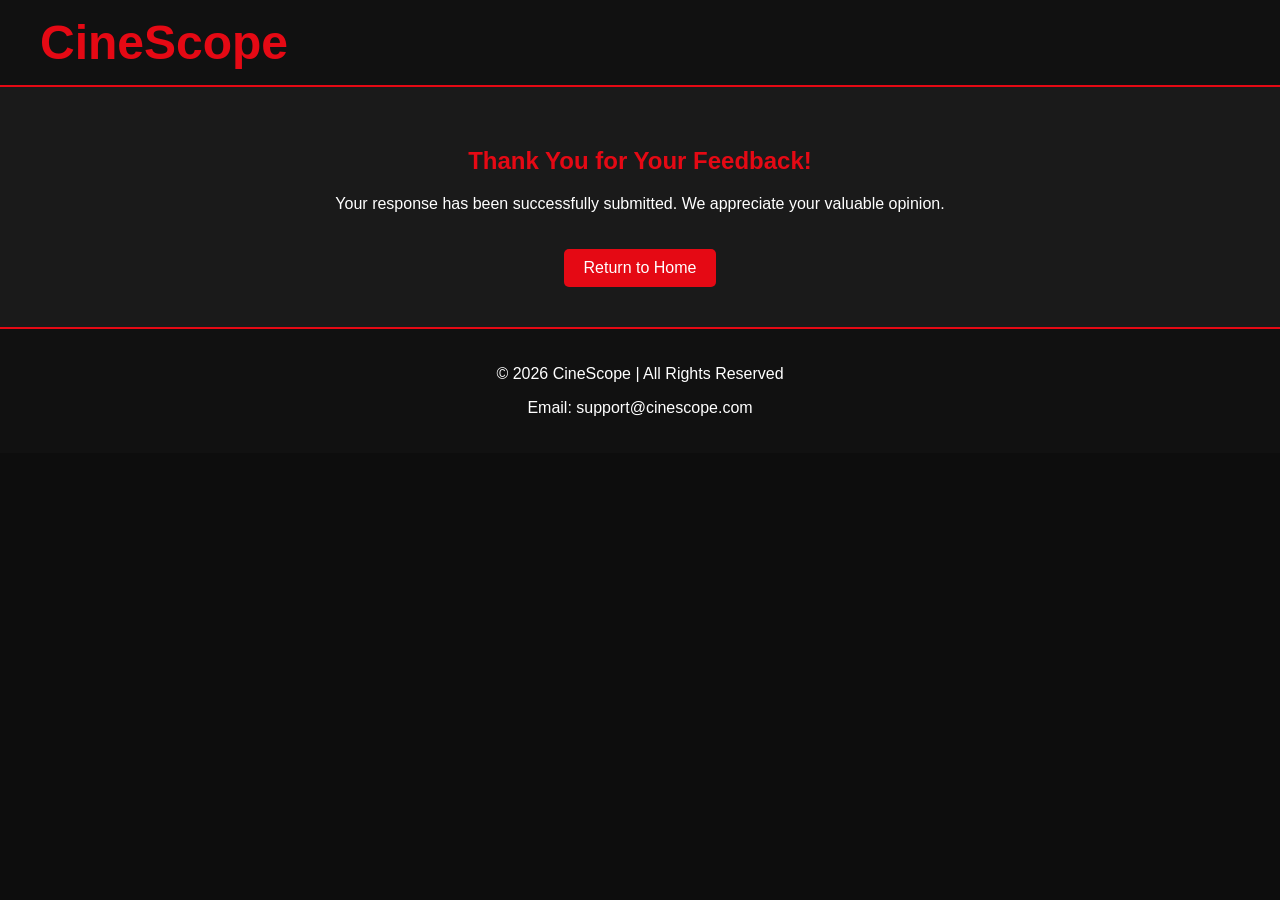
<file: thankyou.html>
<!DOCTYPE html>
<html>
<head>
    <title>Thank You - CineScope</title>
    <link rel="stylesheet" href="style.css">
</head>

<body>

<div class="header">
    <div class="logo">
        <h1>CineScope</h1>
    </div>
</div>

<div class="welcome">
    <h2>Thank You for Your Feedback! </h2>
    <p>
        Your response has been successfully submitted.
        We appreciate your valuable opinion.
    </p>

    <a href="home.html" class="trailer-btn">
        Return to Home
    </a>
</div>

<div class="footer">
    <p>© 2026 CineScope | All Rights Reserved</p>
    <p>Email: support@cinescope.com</p>
</div>

</body>
</html>
</file>
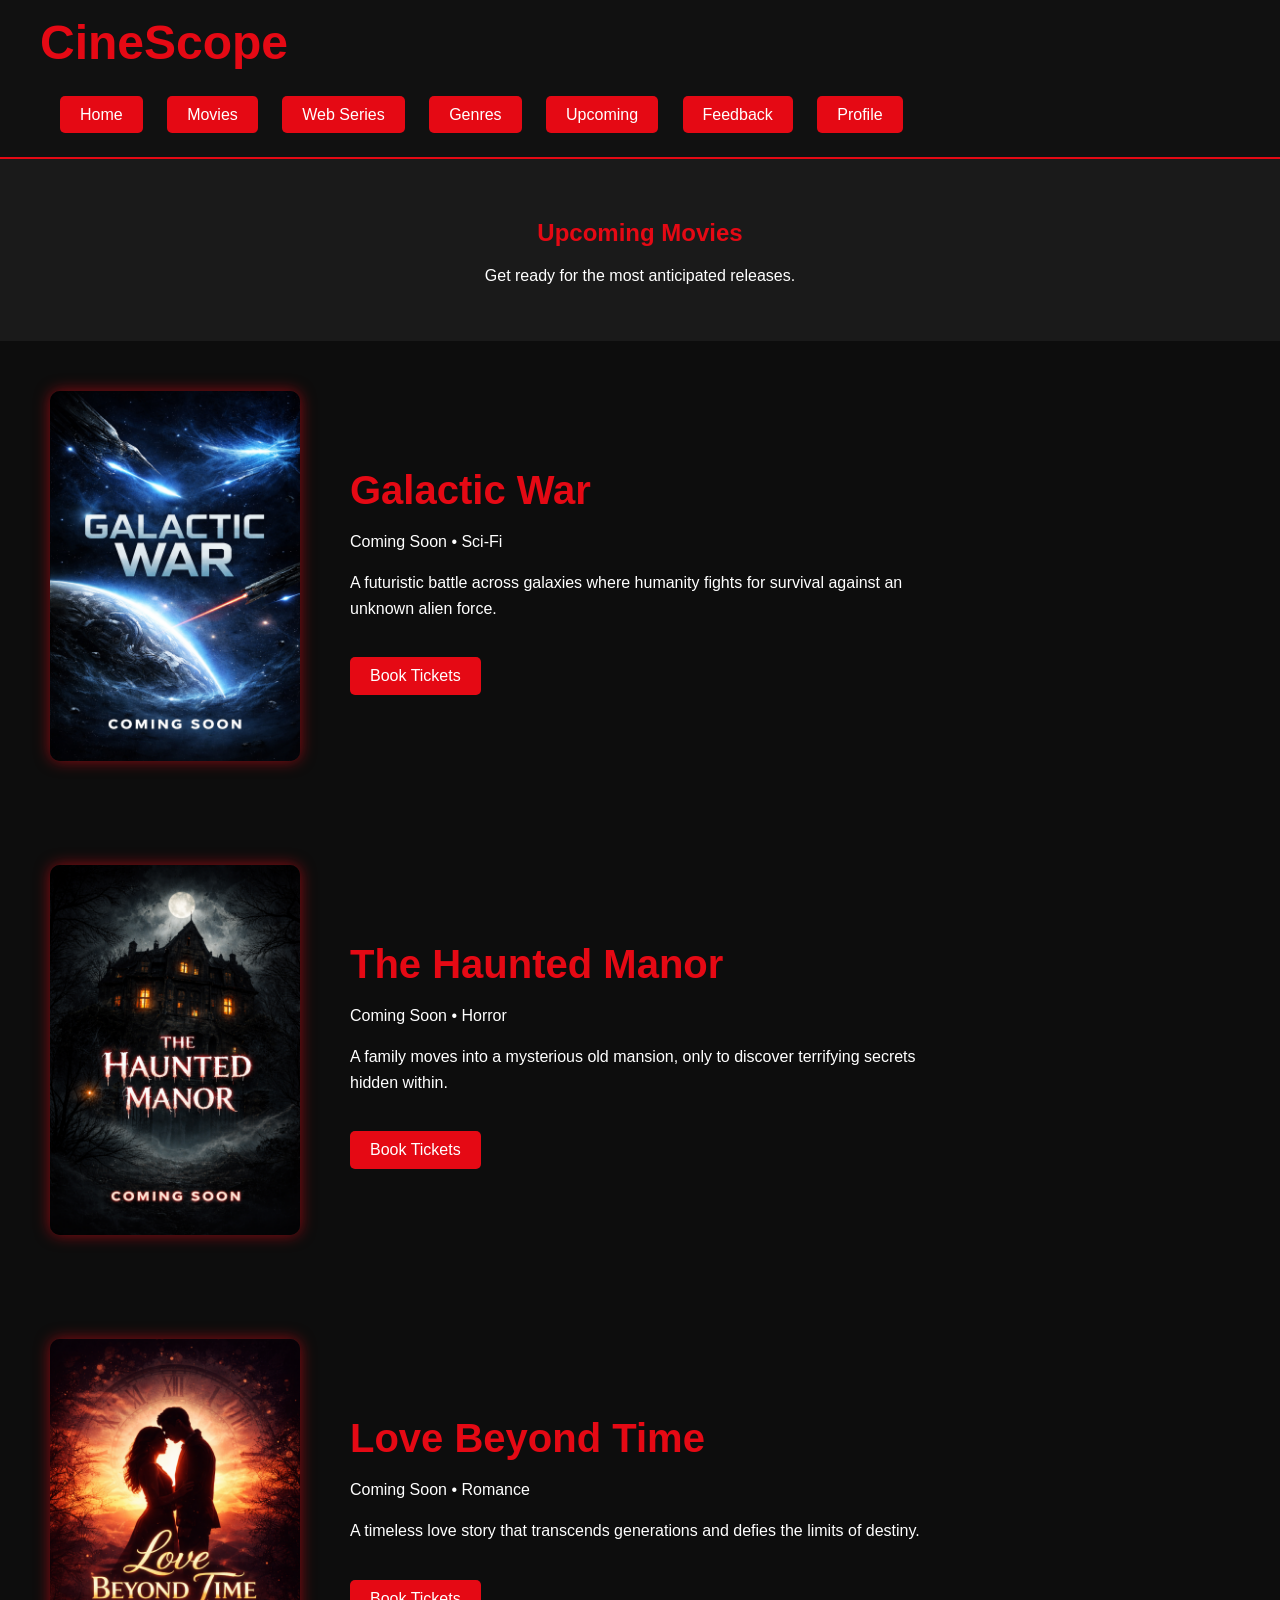
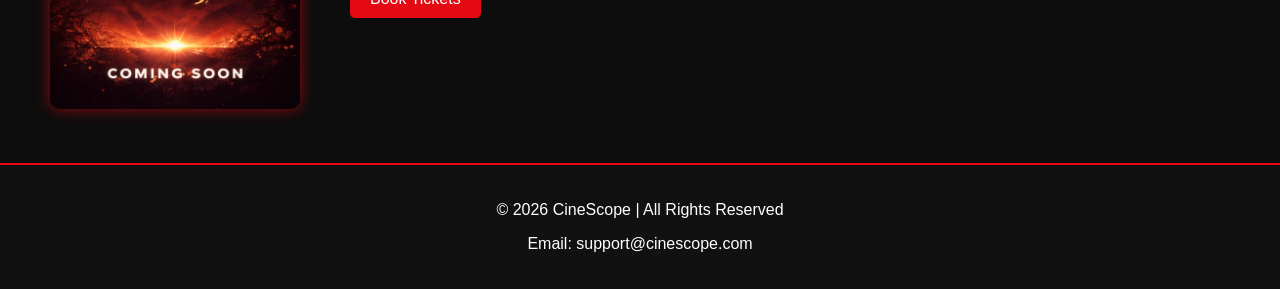
<file: upcoming.html>
<!DOCTYPE html>
<html>
<head>
    <title>CineScope - Upcoming Movies</title>
    <link rel="stylesheet" href="style.css">
</head>

<body>

<!-- HEADER -->
<div class="header">

    <div class="logo">
    <h1>CineScope</h1>
    </div>
    <br><br>

    <div class="navbar">
    <a href="home.html">Home</a>
    <a href="movies.html">Movies</a>
    <a href="series.html">Web Series</a>
    <a href="genres.html">Genres</a>
    <a href="upcoming.html">Upcoming</a>
    <a href="feedback.html">Feedback</a>
    <a href="profile.html">Profile</a>
    </div><br>
    
</div>

<!-- PAGE TITLE -->
<div class="welcome">
    <h2>Upcoming Movies</h2>
    <p>Get ready for the most anticipated releases.</p>
</div>

<!-- UPCOMING MOVIE 1 -->
<div class="movie-section" id="galacticwar">
    <div class="poster">
        <img src="comingsoon1.jpg" width="250" height="370">
    </div>
    <div class="movie-info">
        <h1>Galactic War</h1>
        <p>Coming Soon • Sci-Fi</p>
        <p>
            A futuristic battle across galaxies where humanity
            fights for survival against an unknown alien force.
        </p>

        <a href="https://in.bookmyshow.com/"
           target="_blank"
           class="trailer-btn">
           Book Tickets
        </a>
    </div>
</div>


<!-- UPCOMING MOVIE 2 -->
<div class="movie-section" id="hauntedmanor">
    <div class="poster">
        <img src="comingsoon2.jpg" width="250" height="370">
    </div>
    <div class="movie-info">
        <h1>The Haunted Manor</h1>
        <p>Coming Soon • Horror</p>
        <p>
            A family moves into a mysterious old mansion,
            only to discover terrifying secrets hidden within.
        </p>

        <a href="https://in.bookmyshow.com/"
           target="_blank"
           class="trailer-btn">
           Book Tickets
        </a>
    </div>
</div>


<!-- UPCOMING MOVIE 3 -->
<div class="movie-section" id="lovebeyondtime">
    <div class="poster">
        <img src="comingsoon3.jpg" width="250" height="370">
    </div>
    <div class="movie-info">
        <h1>Love Beyond Time</h1>
        <p>Coming Soon • Romance</p>
        <p>
            A timeless love story that transcends generations
            and defies the limits of destiny.
        </p>

        <a href="https://in.bookmyshow.com/"
           target="_blank"
           class="trailer-btn">
           Book Tickets
        </a>
    </div>
</div>


<!-- FOOTER -->
<div class="footer">
    <p>© 2026 CineScope | All Rights Reserved</p>
    <p>Email: support@cinescope.com</p>
</div>

</body>
</html>
</file>
<file: style.css>
/* =====================================================
   GENERAL STYLING
===================================================== */

body {
    margin: 0;
    padding: 0;
    background-color: #0d0d0d;
    color: white;
    font-family: Arial;
}


/* =====================================================
   HEADER
===================================================== */

.header {
    justify-content: space-between;
    align-items: center;
    background-color: #111;
    padding: 15px 40px;
    border-bottom: 2px solid #e50914;
}

.logo h1 {
    color: #e50914;
    margin: 0;
    font-size: 48px;
}


/* =====================================================
   NAVBAR
===================================================== */

.navbar a {
    text-decoration: none;
    color: white;
    margin-left: 20px;
    font-size: 16px;
    transition: 0.3s;
    margin-top: 20px;
    padding: 10px 20px;
    background-color: #e50914;
    border-radius: 5px;
}

.navbar a:hover {
    background-color: white;
    color: #e50914;
}


/* =====================================================
   WELCOME SECTION
===================================================== */

.welcome {
    text-align: center;
    padding: 40px;
    background-color: #1a1a1a;
}

.welcome h2 {
    color: #e50914;
}


/* =====================================================
   TALK OF THE WEEK SECTION
===================================================== */

.talk {
    padding: 40px;
}

.talk h2 {
    color: #e50914;
    margin-bottom: 20px;
    text-align: center;
}


/* =====================================================
   MOVIE SECTIONS
===================================================== */

.movie-section {
    display: flex;
    padding: 50px;
}

.poster img {
    border-radius: 10px;
    box-shadow: 0 0 15px rgba(229, 9, 20, 0.6);
}

.movie-info {
    max-width: 600px;
    margin: 50px;
}

.movie-info h1 {
    font-size: 40px;
    color: #e50914;
    margin-bottom: 10px;
}

.movie-info p {
    line-height: 1.6;
}


/* =====================================================
   TRAILER BUTTON
===================================================== */

.trailer-btn {
    display: inline-block;
    margin-top: 20px;
    padding: 10px 20px;
    background-color: #e50914;
    color: white;
    text-decoration: none;
    border-radius: 5px;
    transition: 0.3s;
}

.trailer-btn:hover {
    background-color: white;
    color: #e50914;
}


/* =====================================================
   FOOTER
===================================================== */

.footer {
    background-color: #111;
    text-align: center;
    padding: 20px;
    border-top: 2px solid #e50914;
}


/* =====================================================
   GENRES PAGE
===================================================== */

.genre-block {
    padding: 40px;
    border-bottom: 1px solid #333;
}

.genre-block h2 {
    color: #e50914;
}

.genre-block p {
    max-width: 700px;
    line-height: 1.6;
}


/* =====================================================
   FEEDBACK FORM
===================================================== */

.form-container {
    padding: 40px;
    display: flex;
    justify-content: center;
}

table {
    background-color: #1a1a1a;
    padding: 20px;
    border-radius: 10px;
}

input,
select,
textarea {
    padding: 5px;
    border-radius: 5px;
    border: none;
}


/* =====================================================
   GET STARTED PAGE
===================================================== */

.start-page {
    background-image: url("background_image.jpg");
    background-size: cover;
    background-position: center;
    height: 100vh;
    margin: 0;
}

.overlay {
    background: rgba(0,0,0,0.75);
    height: 100%;
    display: flex;
    flex-direction: column;
}

.start-header {
    padding: 25px 50px;
}

.logo {
    color: #e50914;
    font-size: 40px;
}

.start-content {
    flex: 1;
    display: flex;
    flex-direction: column;
    justify-content: center;
    align-items: center;
    text-align: center;
    color: white;
}

.start-content h2 {
    font-size: 50px;
    margin-bottom: 20px;
}

.start-content p {
    font-size: 20px;
    max-width: 600px;
    margin-bottom: 40px;
}

.start-buttons {
    display: flex;
    gap: 20px;
    border-radius: 5px;
}

.main-btn {
    background: #e50914;
    padding: 14px 30px;
    color: white;
    text-decoration: none;
    border-radius: 4px;
    font-size: 18px;
    transition: 0.3s;
}

.main-btn:hover {
    background: white;
    color: #e50914;
    border-radius: 5px;
}


/* =====================================================
   AUTH PAGES (SIGN IN / SIGN UP)
===================================================== */

.auth-page {
    background-image: url("background_image.jpg");
    background-size: cover;
    background-position: center;
    height: 100vh;
    margin: 0;
}

.auth-box {
    width: 350px;
    background: rgba(0,0,0,0.85);
    padding: 40px;
    border-radius: 6px;
    margin: auto;
    margin-top: 120px;
    text-align: center;
}

.auth-box h2 {
    color: white;
    margin-bottom: 20px;
}

.auth-box input {
    width: 100%;
    padding: 12px;
    margin: 10px 0;
    border: none;
    border-radius: 4px;
}

.switch-text {
    color: white;
    margin-top: 15px;
}

.switch-text a {
    color: #e50914;
    text-decoration: none;
}


/* =====================================================
   PROFILE PAGE
===================================================== */

.profile-container {
    text-align: center;
    padding: 60px;
}

.profile-container h2 {
    color: #e50914;
    margin-bottom: 30px;
}

.profile-card {
    background: #1a1a1a;
    width: 300px;
    margin: auto;
    padding: 30px;
    border-radius: 8px;
    box-shadow: 0 0 10px rgba(0,0,0,0.6);
}

.profile-img {
    width: 100px;
    height: 100px;
    border-radius: 50%;
    margin-bottom: 15px;
}

.logout-btn {
    display: inline-block;
    margin-top: 20px;
    background: #e50914;
    color: white;
    padding: 10px 20px;
    text-decoration: none;
    border-radius: 4px;
    transition: 0.3s;
}

.logout-btn:hover {
    background: white;
    color: #e50914;
}
</file>
